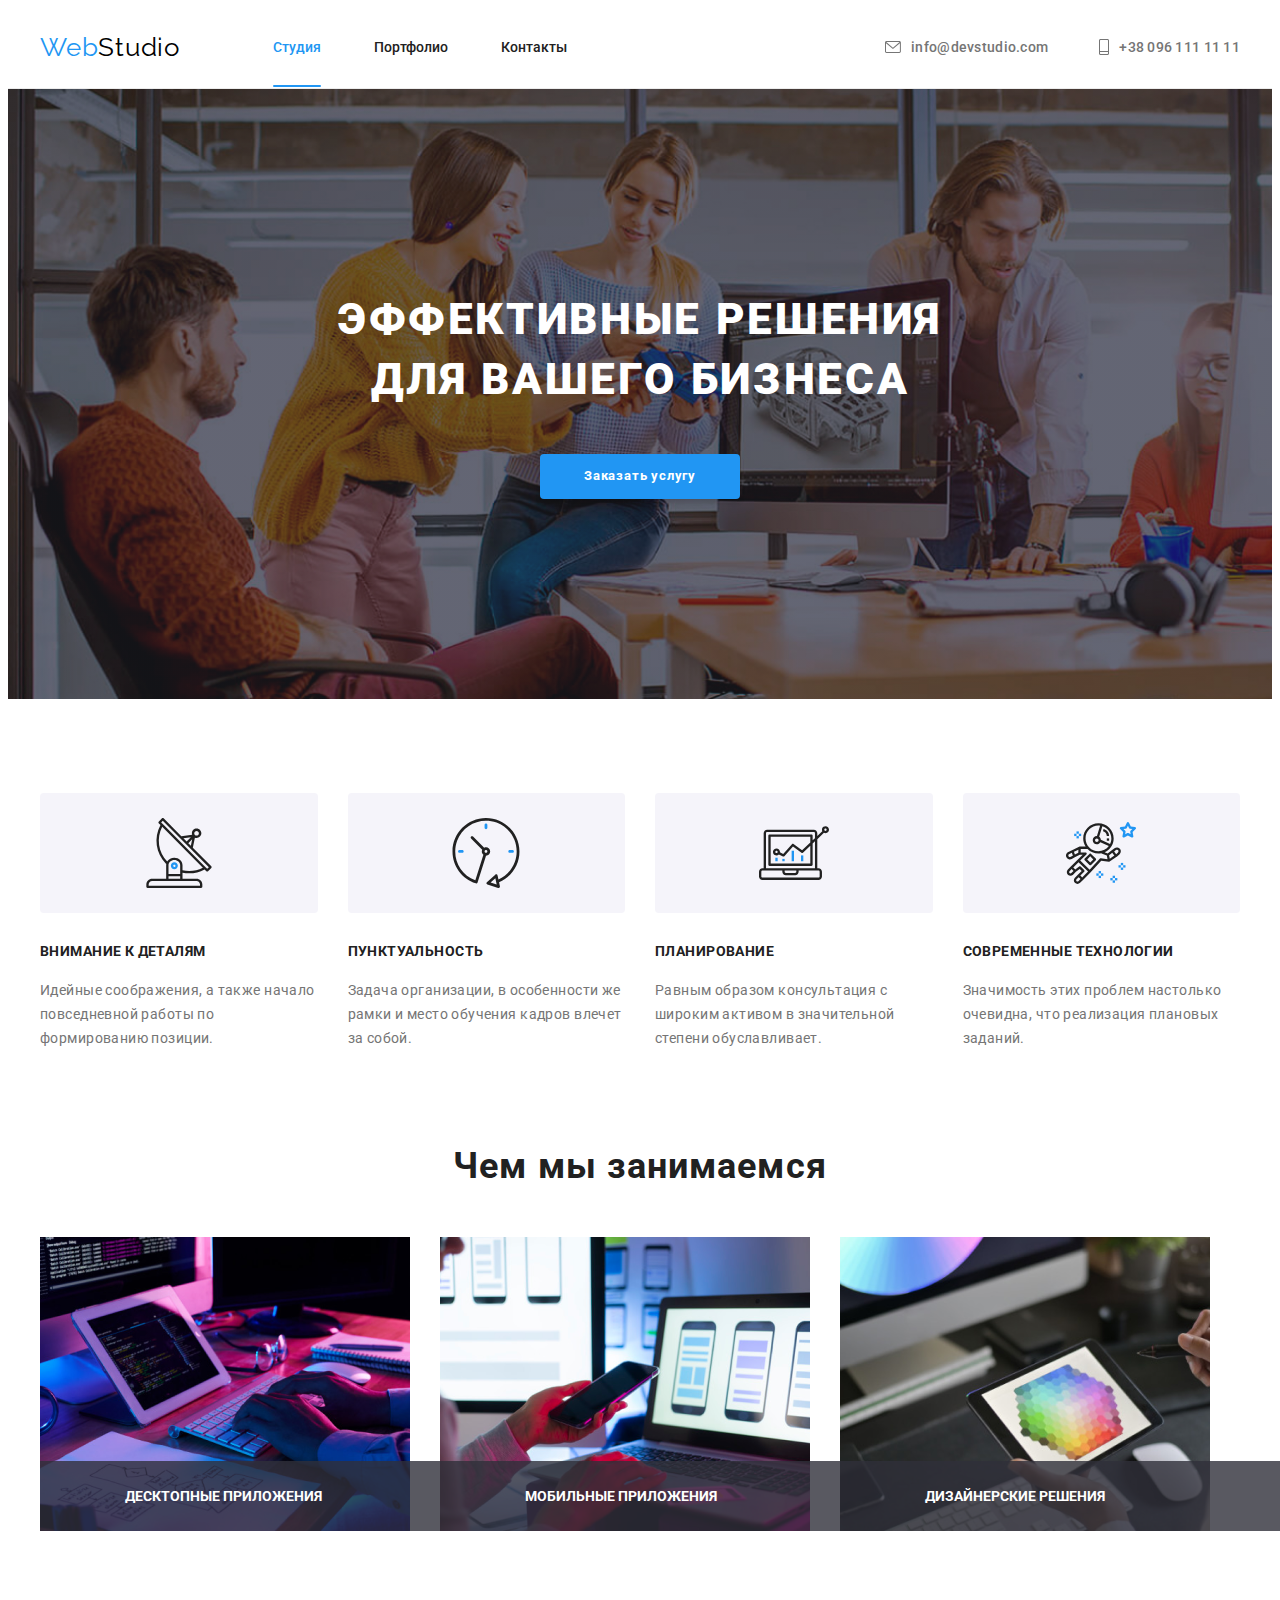
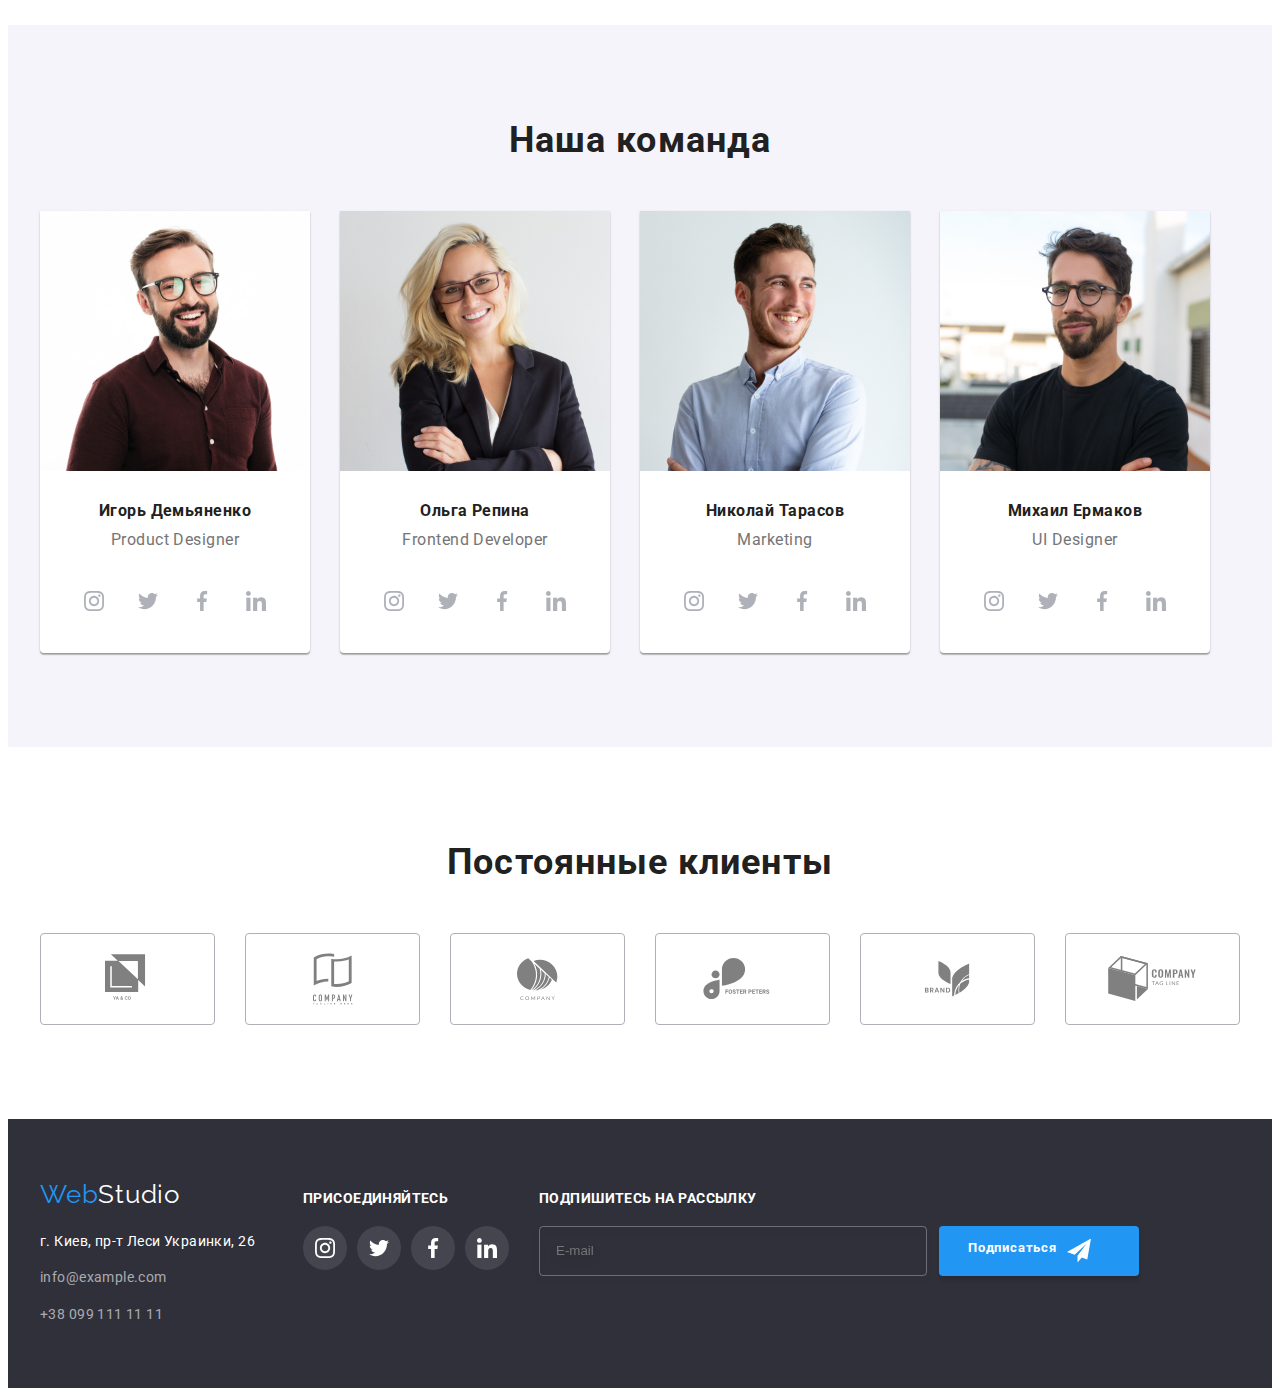
<file: index.html>
<!DOCTYPE html>
<html lang="ru">
  <head>
    <meta charset="UTF-8" />
    <meta name="viewport" content="width=device-width, initial-scale=1.0" />
    <title>Студия</title>
    <link rel="preconnect" href="https://fonts.gstatic.com" />
    <link
      href="https://fonts.googleapis.com/css2?family=Oleo+Script&family=Raleway:wght@700&family=Roboto:wght@400;500;700;900&display=swap"
      rel="stylesheet"
    />
    <link
      rel="stylesheet"
      href="https://cdnjs.cloudflare.com/ajax/libs/modern-normalize/1.0.0/modern-normalize.min.css"
      integrity="sha512-ISS7cAi1PEhQ8jnbJpJZMd29NlhNj4AWYyLOSp2CE/CsHxTCu+r+t0D2yoJudVrd0/8fTVPUVDzY5Tvli75u/g=="
      crossorigin="anonymous"
    />
    <link rel="stylesheet" href="./css/styles.css" />
  </head>

  <body>
    <!-- Шапка сайта -->

    <header class="header">
      <div class="container">
        <nav class="navigation">
          <a class="logotype-link link" href="./index.html">Web<span class="logotype-accent">Studio</span> </a>
          <!-- <a class="logotype-link link" href="./">
            <svg class="logotype-svg" width="145" height="31">
              <use href="./images/icons/sprite.svg#icon-WebStudio"></use>
            </svg>
          </a> -->

          <ul class="navigation-list list">
            <li class="navigation-list-item">
              <a href="./index.html" class="navigation-list-link currentLink link">Студия</a>
            </li>
            <li class="navigation-list-item">
              <a href="./portfolio.html" class="navigation-list-link link">Портфолио</a>
            </li>
            <li class="navigation-list-item"><a href="#footer" class="navigation-list-link link">Контакты</a></li>
          </ul>
        </nav>

        <ul class="contacts-list list">
          <li class="contacts-list-item">
            <a class="link" href="mailto:info@devstudio.com">
              <svg class="contacts-list-icon" width="16" height="12">
                <use class="link" href="./images/icons/sprite.svg#icon-mail"></use>
              </svg>
              info@devstudio.com
            </a>
          </li>

          <li class="contacts-list-item">
            <a class="link" href="tel:+380961111111">
              <svg class="contacts-list-icon" width="10" height="16">
                <use class="link" href="./images/icons/sprite.svg#icon-tel"></use>
              </svg>
              +38 096 111 11 11</a
            >
          </li>
        </ul>
      </div>
    </header>

    <main>
      <!-- Hero -->

      <section class="hero">
        <div class="container">
          <div class="hero-main-page">
            <h1 class="hero-title">Эффективные решения для вашего бизнеса</h1>
            <button class="hero-button-background" data-modal-open type="button">Заказать услугу</button>
          </div>
        </div>
      </section>

      <!-- Advantages -->

      <section class="advantages">
        <div class="container">
          <h2 class="section-title visually-hidden">Преимущества</h2>
          <ul class="advantages-list list">
            <li class="advantages-list-item">
              <h3 class="advantages-list-name">Внимание к деталям</h3>
              <p class="advantages-item-description">
                Идейные соображения, а также начало повседневной работы по формированию позиции.
              </p>
            </li>

            <li class="advantages-list-item">
              <h3 class="advantages-list-name">Пунктуальность</h3>
              <p class="advantages-item-description">
                Задача организации, в особенности же рамки и место обучения кадров влечет за собой.
              </p>
            </li>

            <li class="advantages-list-item">
              <h3 class="advantages-list-name">Планирование</h3>
              <p class="advantages-item-description">
                Равным образом консультация с широким активом в значительной степени обуславливает.
              </p>
            </li>

            <li class="advantages-list-item">
              <h3 class="advantages-list-name">Современные технологии</h3>
              <p class="advantages-item-description">
                Значимость этих проблем настолько очевидна, что реализация плановых заданий.
              </p>
            </li>
          </ul>
        </div>
      </section>

      <!-- Чем мы занимаемся -->

      <section class="what-are-we-doing section-padding">
        <div class="container">
          <h2 class="section-title">Чем мы занимаемся</h2>
          <ul class="what-are-we-doing-list list">
            <li class="what-are-we-doing-item">
              <img src="./images/img(0).png" alt="" width="370" height="294" />
              <p class="what-we-are-doing-description">Десктопные приложения</p>
            </li>

            <li class="what-are-we-doing-item">
              <img src="./images/img(1).png" alt="" width="370" height="294" />
              <p class="what-we-are-doing-description">Мобильные приложения</p>
            </li>

            <li class="what-are-we-doing-item">
              <img src="./images/img(2).png" alt="" width="370" height="294" />
              <p class="what-we-are-doing-description">Дизайнерские решения</p>
            </li>
          </ul>
        </div>
      </section>

      <!-- Наша команда -->

      <section class="our-team section-padding">
        <div class="container">
          <h2 class="section-title">Наша команда</h2>
          <ul class="our-team-list list">
            <li class="our-team-list-item">
              <img class="our-team-list-img" src="./images/img(3).jpg" alt="" width="270" height="260" />
              <div class="our-team-content-wrapper">
                <h3 class="our-team-list-name">Игорь Демьяненко</h3>
                <p class="our-team-list-description">Product Designer</p>
                <ul class="social-list list">
                  <li class="social-list-item">
                    <a href="" class="social-list-link link">
                      <svg class="social-list-icon">
                        <use href="./images/icons/sprite.svg#icon-instagram"></use>
                      </svg>
                    </a>
                  </li>
                  <li class="social-list-item">
                    <a href="" class="social-list-link link">
                      <svg class="social-list-icon">
                        <use href="./images/icons/sprite.svg#icon-twitter"></use>
                      </svg>
                    </a>
                  </li>
                  <li class="social-list-item">
                    <a href="" class="social-list-link link">
                      <svg class="social-list-icon">
                        <use href="./images/icons/sprite.svg#icon-facebook"></use>
                      </svg>
                    </a>
                  </li>
                  <li class="social-list-item">
                    <a href="" class="social-list-link link">
                      <svg class="social-list-icon">
                        <use href="./images/icons/sprite.svg#icon-linkedin"></use>
                      </svg>
                    </a>
                  </li>
                </ul>
              </div>
            </li>

            <li class="our-team-list-item">
              <img class="our-team-list-img" src="./images/img(4).jpg" alt="" width="270" height="260" />
              <div class="our-team-content-wrapper">
                <h3 class="our-team-list-name">Ольга Репина</h3>
                <p class="our-team-list-description">Frontend Developer</p>
                <ul class="social-list list">
                  <li class="social-list-item">
                    <a href="" class="social-list-link link">
                      <svg class="social-list-icon">
                        <use href="./images/icons/sprite.svg#icon-instagram"></use>
                      </svg>
                    </a>
                  </li>
                  <li class="social-list-item">
                    <a href="" class="social-list-link link">
                      <svg class="social-list-icon">
                        <use href="./images/icons/sprite.svg#icon-twitter"></use>
                      </svg>
                    </a>
                  </li>
                  <li class="social-list-item">
                    <a href="" class="social-list-link link">
                      <svg class="social-list-icon">
                        <use href="./images/icons/sprite.svg#icon-facebook"></use>
                      </svg>
                    </a>
                  </li>
                  <li class="social-list-item">
                    <a href="" class="social-list-link link">
                      <svg class="social-list-icon">
                        <use href="./images/icons/sprite.svg#icon-linkedin"></use>
                      </svg>
                    </a>
                  </li>
                </ul>
              </div>
            </li>

            <li class="our-team-list-item">
              <img class="our-team-list-img" src="./images/img(5).jpg" alt="" width="270" height="260" />
              <div class="our-team-content-wrapper">
                <h3 class="our-team-list-name">Николай Тарасов</h3>
                <p class="our-team-list-description">Marketing</p>
                <ul class="social-list list">
                  <li class="social-list-item">
                    <a href="" class="social-list-link link">
                      <svg class="social-list-icon">
                        <use href="./images/icons/sprite.svg#icon-instagram"></use>
                      </svg>
                    </a>
                  </li>
                  <li class="social-list-item">
                    <a href="" class="social-list-link link">
                      <svg class="social-list-icon">
                        <use href="./images/icons/sprite.svg#icon-twitter"></use>
                      </svg>
                    </a>
                  </li>
                  <li class="social-list-item">
                    <a href="" class="social-list-link link">
                      <svg class="social-list-icon">
                        <use href="./images/icons/sprite.svg#icon-facebook"></use>
                      </svg>
                    </a>
                  </li>
                  <li class="social-list-item">
                    <a href="" class="social-list-link link">
                      <svg class="social-list-icon">
                        <use href="./images/icons/sprite.svg#icon-linkedin"></use>
                      </svg>
                    </a>
                  </li>
                </ul>
              </div>
            </li>

            <li class="our-team-list-item">
              <img class="our-team-list-img" src="./images/img(6).jpg" alt="" width="270" height="260" />
              <div class="our-team-content-wrapper">
                <h3 class="our-team-list-name">Михаил Ермаков</h3>
                <p class="our-team-list-description">UI Designer</p>
                <ul class="social-list list">
                  <li class="social-list-item">
                    <a href="" class="social-list-link link">
                      <svg class="social-list-icon">
                        <use href="./images/icons/sprite.svg#icon-instagram"></use>
                      </svg>
                    </a>
                  </li>
                  <li class="social-list-item">
                    <a href="" class="social-list-link link">
                      <svg class="social-list-icon">
                        <use href="./images/icons/sprite.svg#icon-twitter"></use>
                      </svg>
                    </a>
                  </li>
                  <li class="social-list-item">
                    <a href="" class="social-list-link link">
                      <svg class="social-list-icon">
                        <use href="./images/icons/sprite.svg#icon-facebook"></use>
                      </svg>
                    </a>
                  </li>
                  <li class="social-list-item">
                    <a href="" class="social-list-link link">
                      <svg class="social-list-icon">
                        <use href="./images/icons/sprite.svg#icon-linkedin"></use>
                      </svg>
                    </a>
                  </li>
                </ul>
              </div>
            </li>
          </ul>
        </div>
      </section>

      <!-- Постоянные клиенты -->

      <section class="section-padding">
        <div class="container">
          <h2 class="section-title">Постоянные клиенты</h2>
          <ul class="regular-customers-list list">
            <li class="regular-customers-item">
              <a href="" class="regular-customers-list-link link">
                <svg class="regular-customers-icon" width="44.27" height="49.23">
                  <use href="./images/icons/sprite.svg#icon-logo-1"></use>
                </svg>
              </a>
            </li>
            <li class="regular-customers-item">
              <a href="" class="regular-customers-list-link link">
                <svg class="regular-customers-icon" width="40" height="52">
                  <use href="./images/icons/sprite.svg#icon-logo-2"></use>
                </svg>
              </a>
            </li>
            <li class="regular-customers-item">
              <a href="" class="regular-customers-list-link link">
                <svg class="regular-customers-icon" width="41" height="42.6">
                  <use href="./images/icons/sprite.svg#icon-logo-3"></use>
                </svg>
              </a>
            </li>
            <li class="regular-customers-item">
              <a href="" class="regular-customers-list-link link">
                <svg class="regular-customers-icon" width="79.66" height="42.02">
                  <use href="./images/icons/sprite.svg#icon-logo-4"></use>
                </svg>
              </a>
            </li>
            <li class="regular-customers-item">
              <a href="" class="regular-customers-list-link link">
                <svg class="regular-customers-icon" width="44.27" height="49.23">
                  <use href="./images/icons/sprite.svg#icon-logo-5"></use>
                </svg>
              </a>
            </li>
            <li class="regular-customers-item">
              <a href="" class="regular-customers-list-link link">
                <svg class="regular-customers-icon" width="88.48" height="45.44">
                  <use href="./images/icons/sprite.svg#icon-logo-6"></use>
                </svg>
              </a>
            </li>
          </ul>
        </div>
      </section>
    </main>

    <!-- Футер -->

    <footer class="footer" id="footer">
      <div class="container">
        <section class="footer-address-container">
          <a class="logotype-link link" href="./index.html">Web<span class="logo-footer-accent">Studio</span> </a>
          <address class="footer-address-list">
            <ul class="footer-address-list list">
              <li class="footer-address-item">
                <a class="footer-address link" href="https://goo.gl/maps/FvVBDCfvgTaoDqRA9" target="_blank"
                  >г. Киев, пр-т Леси Украинки, 26</a
                >
              </li>
              <li class="footer-address-item">
                <a class="footer-contacts" href="mailto:info@example.com">info@example.com</a>
                <br />
              </li>
              <li class="footer-address-item">
                <a class="footer-contacts" href="tel:+380991111111">+38 099 111 11 11</a>
              </li>
            </ul>
          </address>
        </section>

        <section class="social-list-footer">
          <h2 class="social-list-footer-title">Присоединяйтесь</h2>
          <ul class="social-list list">
            <li class="social-list-item">
              <a href="" class="social-list-link link">
                <svg class="social-list-icon-footer">
                  <use href="./images/icons/sprite.svg#icon-instagram"></use>
                </svg>
              </a>
            </li>
            <li class="social-list-item">
              <a href="" class="social-list-link link">
                <svg class="social-list-icon-footer">
                  <use href="./images/icons/sprite.svg#icon-twitter"></use>
                </svg>
              </a>
            </li>
            <li class="social-list-item">
              <a href="" class="social-list-link link">
                <svg class="social-list-icon-footer">
                  <use href="./images/icons/sprite.svg#icon-facebook"></use>
                </svg>
              </a>
            </li>
            <li class="social-list-item">
              <a href="" class="social-list-link link">
                <svg class="social-list-icon-footer">
                  <use href="./images/icons/sprite.svg#icon-linkedin"></use>
                </svg>
              </a>
            </li>
          </ul>
        </section>

        <section class="subscribition-form-section">
          <h2 class="social-list-footer-title">Подпишитесь на рассылку</h2>
          <form action="#" class="subscribition-form">
            <input
              type="email"
              name="user-email"
              class="subscribition-form-input"
              autocomplete="off"
              placeholder="E-mail"
              required
            />
            <button class="subscribition-button" data-modal-open type="submit">
              Подписаться
              <svg class="subscribition-form-icon" width="24" height="24">
                <use href="./images/icons/sprite2.svg#icon-send"></use>
              </svg>
            </button>
          </form>
        </section>
      </div>
    </footer>

    <div class="backdrop is-hidden" data-modal>
      <div class="modal">
        <button type="submit" class="close-btn" data-modal-close>
          <svg class="modal-form-close-icon" width="11" height="11">
            <use class="link" href="./images/icons/sprite2.svg#icon-close"></use>
          </svg>
        </button>
        <form action="#" class="modal-form">
          <b class="modal-form-title">Оставьте свои данные, мы вам перезвоним</b>
          <label class="modal-form-field">
            Имя
            <span class="modal-form-input-wrapper">
              <input type="text" name="user-name" class="modal-form-input" required />
              <svg class="modal-form-icon" width="12" height="12">
                <use class="link" href="./images/icons/sprite2.svg#icon-name"></use>
              </svg>
            </span>
          </label>
          <label class="modal-form-field">
            Телефон
            <span class="modal-form-input-wrapper">
              <input type="tel" name="user-tel" class="modal-form-input" required />
              <svg class="modal-form-icon" width="13" height="13">
                <use class="link" href="./images/icons/sprite2.svg#icon-tel2"></use>
              </svg>
            </span>
          </label>
          <label class="modal-form-field">
            Почта
            <span class="modal-form-input-wrapper">
              <input type="email" name="user-email" class="modal-form-input" required />
              <svg class="modal-form-icon" width="15" height="12">
                <use class="link" href="./images/icons/sprite2.svg#icon-mail2"></use>
              </svg>
            </span>
          </label>
          <label class="modal-form-field">
            Комментарий
            <textarea name="user-message" class="modal-form-message" placeholder="Введите текст"></textarea>
          </label>
          <input id="policy" type="checkbox" value="policy-accept " class="modal-form-policy-check visually-hidden" />
          <label for="policy" class="modal-form-policy-label"
            >Соглашаюсь с рассылкой и принимаю <a href="#">Условия договора</a></label
          >
          <button type="submit" class="modal-form-btn">Отправить</button>
        </form>
      </div>
    </div>

    <script src="./js/modal.js"></script>
  </body>
</html>
</file>
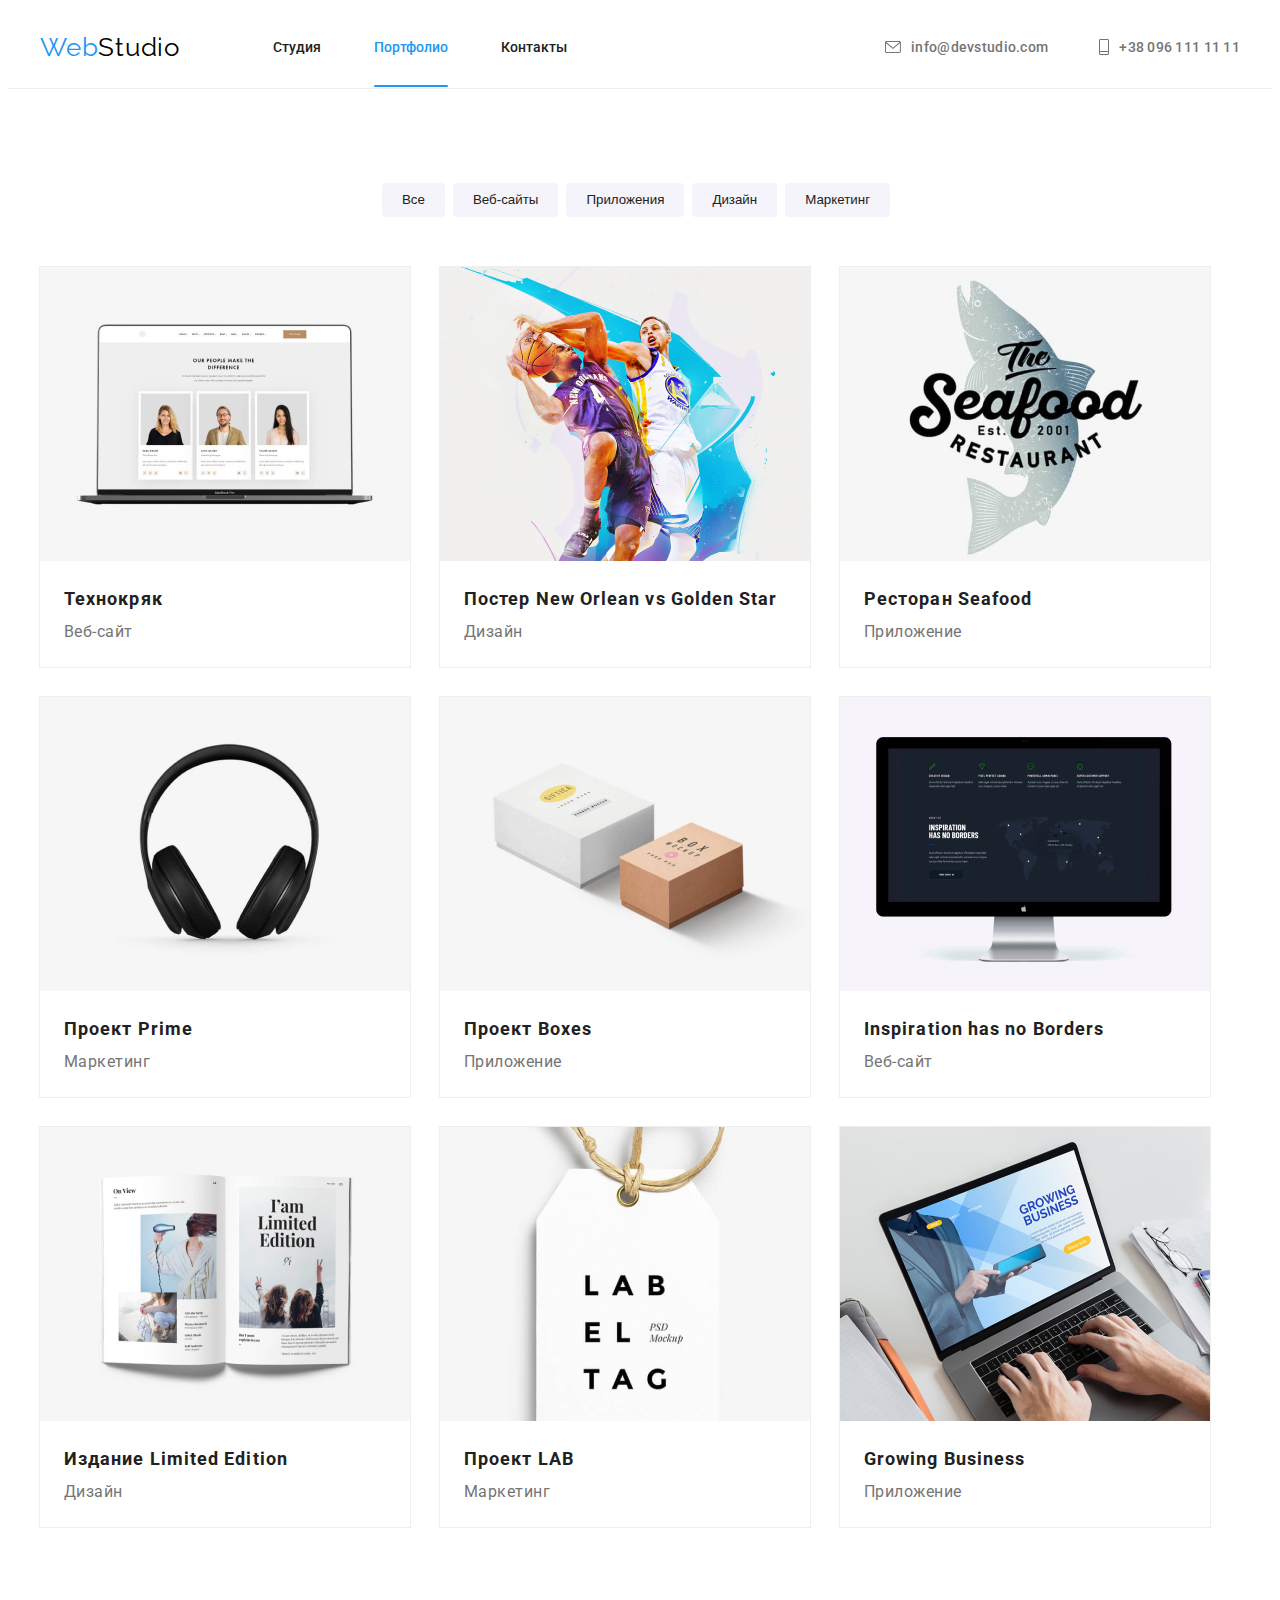
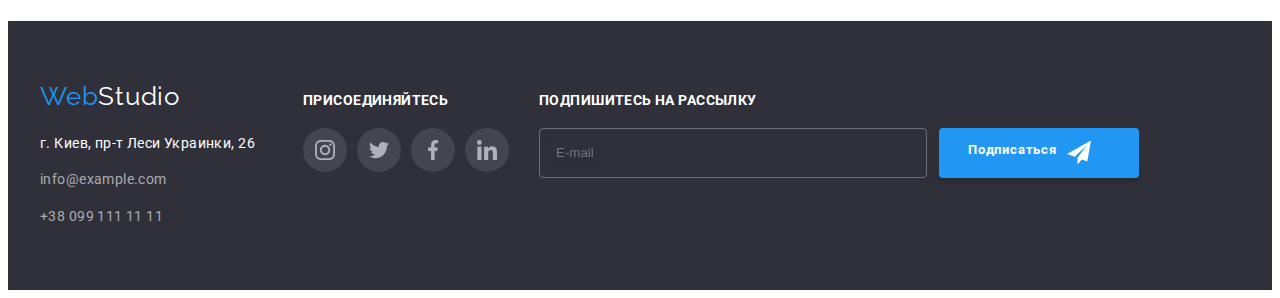
<file: portfolio.html>
<!DOCTYPE html>
<html lang="ru">
  <head>
    <meta charset="UTF-8" />
    <meta name="viewport" content="width=device-width, initial-scale=1.0" />
    <title>Document</title>
    <link rel="preconnect" href="https://fonts.gstatic.com" />
    <link rel="preconnect" href="https://fonts.gstatic.com" />
    <link
      href="https://fonts.googleapis.com/css2?family=Oleo+Script&family=Raleway:wght@700&family=Roboto:wght@400;500;700;900&display=swap"
      rel="stylesheet"
    />
    <link href="https://cdnjs.com/libraries/modern-normalize/1.0.0" />
    <link
      rel="stylesheet"
      href="https://cdnjs.cloudflare.com/ajax/libs/modern-normalize/1.0.0/modern-normalize.min.css"
      integrity="sha512-ISS7cAi1PEhQ8jnbJpJZMd29NlhNj4AWYyLOSp2CE/CsHxTCu+r+t0D2yoJudVrd0/8fTVPUVDzY5Tvli75u/g=="
      crossorigin="anonymous"
    />
    <link rel="stylesheet" href="./css/styles.css" />
  </head>

  <body>
    <!-- Шапка сайта -->

    <header class="header">
      <div class="container">
        <nav class="navigation">
          <a class="logotype-link link" href="./index.html">Web<span class="logotype-accent">Studio</span> </a>
          <!-- <a class="logotype-link link" href="./">
            <svg class="logotype-svg" width="145" height="31">
              <use href="./images/icons/sprite.svg#icon-WebStudio"></use>
            </svg>
          </a> -->

          <ul class="navigation-list list">
            <li class="navigation-list-item"><a href="./index.html" class="navigation-list-link link">Студия</a></li>
            <li class="navigation-list-item">
              <a href="./portfolio.html" class="navigation-list-link currentLink link">Портфолио</a>
            </li>
            <li class="navigation-list-item"><a href="#footer" class="navigation-list-link link">Контакты</a></li>
          </ul>
        </nav>

        <ul class="contacts-list list">
          <li class="contacts-list-item">
            <a class="link" href="mailto:info@devstudio.com">
              <svg class="contacts-list-icon" width="16" height="12">
                <use class="link" href="./images/icons/sprite.svg#icon-mail"></use>
              </svg>
              info@devstudio.com
            </a>
          </li>

          <li class="contacts-list-item">
            <a class="link" href="tel:+380961111111">
              <svg class="contacts-list-icon" width="10" height="16">
                <use class="link" href="./images/icons/sprite.svg#icon-tel"></use>
              </svg>
              +38 096 111 11 11</a
            >
          </li>
        </ul>
      </div>
    </header>

    <main>
      <!-- Герой -->

      <section class="section-padding">
        <div class="container">
          <ul class="hero-button-portfolio list">
            <li><button class="link">Все</button></li>
            <li><button class="link">Веб-сайты</button></li>
            <li><button class="link">Приложения</button></li>
            <li><button class="link">Дизайн</button></li>
            <li><button class="link">Маркетинг</button></li>
          </ul>

          <!-- Портфолио -->

          <ul class="portfolio-list list">
            <li class="portfolio-list-item">
              <a class="portfolio-item-link link" href="">
                <div class="portfolio-item-wrap">
                  <img class="portfolio-list-img" src="./images/img(7).jpg" alt="" width="370" height="294" />
                  <div class="portfolio-list-content">
                    <p>
                      Технокряк это современная площадка распространения коронавируса. Компании используют эту платформу
                      для цифрового шпионажа и атак на защищённые сервера конкурентов.
                    </p>
                  </div>
                </div>
                <div class="portfolio-list-container">
                  <h3 class="portfolio-list-name">Технокряк</h3>
                  <p class="portfolio-item-description">Веб-сайт</p>
                </div>
              </a>
            </li>

            <li class="portfolio-list-item">
              <a class="portfolio-item-link link" href="">
                <div class="portfolio-item-wrap">
                  <img class="portfolio-list-img" src="./images/img(8).jpg" alt="" width="370" height="294" />
                  <div class="portfolio-list-content">
                    <p>
                      Технокряк это современная площадка распространения коронавируса. Компании используют эту платформу
                      для цифрового шпионажа и атак на защищённые сервера конкурентов.
                    </p>
                  </div>
                </div>
                <div class="portfolio-list-container">
                  <h3 class="portfolio-list-name">Постер New Orlean vs Golden Star</h3>
                  <p class="portfolio-item-description">Дизайн</p>
                </div>
              </a>
            </li>

            <li class="portfolio-list-item">
              <a class="portfolio-item-link link" href="">
                <div class="portfolio-item-wrap">
                  <img class="portfolio-list-img" src="./images/img(9).jpg" alt="" width="370" height="294" />
                  <div class="portfolio-list-content">
                    <p>
                      Технокряк это современная площадка распространения коронавируса. Компании используют эту платформу
                      для цифрового шпионажа и атак на защищённые сервера конкурентов.
                    </p>
                  </div>
                </div>
                <div class="portfolio-list-container">
                  <h3 class="portfolio-list-name">Ресторан Seafood</h3>
                  <p class="portfolio-item-description">Приложение</p>
                </div>
              </a>
            </li>

            <li class="portfolio-list-item">
              <a class="portfolio-item-link link" href="">
                <div class="portfolio-item-wrap">
                  <img class="portfolio-list-img" src="./images/img(10).jpg" alt="" width="370" height="294" />
                  <div class="portfolio-list-content">
                    <p>
                      Технокряк это современная площадка распространения коронавируса. Компании используют эту платформу
                      для цифрового шпионажа и атак на защищённые сервера конкурентов.
                    </p>
                  </div>
                </div>
                <div class="portfolio-list-container">
                  <h3 class="portfolio-list-name">Проект Prime</h3>
                  <p class="portfolio-item-description">Маркетинг</p>
                </div>
              </a>
            </li>

            <li class="portfolio-list-item">
              <a class="portfolio-item-link link" href="">
                <div class="portfolio-item-wrap">
                  <img class="portfolio-list-img" src="./images/img(11).jpg" alt="" width="370" height="294" />
                  <div class="portfolio-list-content">
                    <p>
                      Технокряк это современная площадка распространения коронавируса. Компании используют эту платформу
                      для цифрового шпионажа и атак на защищённые сервера конкурентов.
                    </p>
                  </div>
                </div>
                <div class="portfolio-list-container">
                  <h3 class="portfolio-list-name">Проект Boxes</h3>
                  <p class="portfolio-item-description">Приложение</p>
                </div>
              </a>
            </li>

            <li class="portfolio-list-item">
              <a class="portfolio-item-link link" href="">
                <div class="portfolio-item-wrap">
                  <img class="portfolio-list-img" src="./images/img(12).jpg" alt="" width="370" height="294" />
                  <div class="portfolio-list-content">
                    <p>
                      Технокряк это современная площадка распространения коронавируса. Компании используют эту платформу
                      для цифрового шпионажа и атак на защищённые сервера конкурентов.
                    </p>
                  </div>
                </div>
                <div class="portfolio-list-container">
                  <h3 class="portfolio-list-name">Inspiration has no Borders</h3>
                  <p class="portfolio-item-description">Веб-сайт</p>
                </div>
              </a>
            </li>

            <li class="portfolio-list-item">
              <a class="portfolio-item-link link" href="">
                <div class="portfolio-item-wrap">
                  <img class="portfolio-list-img" src="./images/img(13).jpg" alt="" width="370" height="294" />
                  <div class="portfolio-list-content">
                    <p>
                      Технокряк это современная площадка распространения коронавируса. Компании используют эту платформу
                      для цифрового шпионажа и атак на защищённые сервера конкурентов.
                    </p>
                  </div>
                </div>
                <div class="portfolio-list-container">
                  <h3 class="portfolio-list-name">Издание Limited Edition</h3>
                  <p class="portfolio-item-description">Дизайн</p>
                </div>
              </a>
            </li>

            <li class="portfolio-list-item">
              <a class="portfolio-item-link link" href="">
                <div class="portfolio-item-wrap">
                  <img class="portfolio-list-img" src="./images/img(14).jpg" alt="" width="370" height="294" />
                  <div class="portfolio-list-content">
                    <p>
                      Технокряк это современная площадка распространения коронавируса. Компании используют эту платформу
                      для цифрового шпионажа и атак на защищённые сервера конкурентов.
                    </p>
                  </div>
                </div>
                <div class="portfolio-list-container">
                  <h3 class="portfolio-list-name">Проект LAB</h3>
                  <p class="portfolio-item-description">Маркетинг</p>
                </div>
              </a>
            </li>

            <li class="portfolio-list-item">
              <a class="portfolio-item-link link" href="">
                <div class="portfolio-item-wrap">
                  <img class="portfolio-list-img" src="./images/img(15).jpg" alt="" width="370" height="294" />
                  <div class="portfolio-list-content">
                    <p>
                      Технокряк это современная площадка распространения коронавируса. Компании используют эту платформу
                      для цифрового шпионажа и атак на защищённые сервера конкурентов.
                    </p>
                  </div>
                </div>
                <div class="portfolio-list-container">
                  <h3 class="portfolio-list-name">Growing Business</h3>
                  <p class="portfolio-item-description">Приложение</p>
                </div>
              </a>
            </li>
          </ul>
        </div>
      </section>
    </main>

    <!-- Футер -->

    <footer class="footer" id="footer">
      <div class="container">
        <section class="footer-address-container">
          <a class="logotype-link link" href="./index.html">Web<span class="logo-footer-accent">Studio</span> </a>
          <address class="footer-address-list">
            <ul class="footer-address-list list">
              <li class="footer-address-item">
                <a class="footer-address link" href="https://goo.gl/maps/FvVBDCfvgTaoDqRA9" target="_blank"
                  >г. Киев, пр-т Леси Украинки, 26</a
                >
              </li>
              <li class="footer-address-item">
                <a class="footer-contacts" href="mailto:info@example.com">info@example.com</a>
                <br />
              </li>
              <li class="footer-address-item">
                <a class="footer-contacts" href="tel:+380991111111">+38 099 111 11 11</a>
              </li>
            </ul>
          </address>
        </section>

        <section class="social-list-footer">
          <h2 class="social-list-footer-title">Присоединяйтесь</h2>
          <ul class="social-list list">
            <li class="social-list-item">
              <a href="" class="social-list-link link">
                <svg class="social-list-icon">
                  <use href="./images/icons/sprite.svg#icon-instagram"></use>
                </svg>
              </a>
            </li>
            <li class="social-list-item">
              <a href="" class="social-list-link link">
                <svg class="social-list-icon">
                  <use href="./images/icons/sprite.svg#icon-twitter"></use>
                </svg>
              </a>
            </li>
            <li class="social-list-item">
              <a href="" class="social-list-link link">
                <svg class="social-list-icon">
                  <use href="./images/icons/sprite.svg#icon-facebook"></use>
                </svg>
              </a>
            </li>
            <li class="social-list-item">
              <a href="" class="social-list-link link">
                <svg class="social-list-icon">
                  <use href="./images/icons/sprite.svg#icon-linkedin"></use>
                </svg>
              </a>
            </li>
          </ul>
        </section>

        <section class="subscribition-form-section">
          <h2 class="social-list-footer-title">Подпишитесь на рассылку</h2>
          <form action="#" class="subscribition-form">
            <input
              type="email"
              name="user-email"
              class="subscribition-form-input"
              autocomplete="off"
              placeholder="E-mail"
              required
            />
            <button class="subscribition-button" data-modal-open type="submit">
              Подписаться
              <svg class="subscribition-form-icon" width="24" height="24">
                <use href="./images/icons/sprite2.svg#icon-send"></use>
              </svg>
            </button>
          </form>
        </section>
      </div>
    </footer>
  </body>
</html>
</file>
<file: css/styles.css>
html {
  box-sizing: border-box;
}

/* *,
* ::before,
* ::after {
  text-decoration: none;
  list-style: none;
  box-sizing: inherit;
} */

/* *,
* :hover,
* :focus {
  transition: all 250ms;
  --timing-function: cubic-bezier(0.4, 0, 0.2, 1);
} */

:root {
  --title-font: 'Roboto', sans-serif;
  --text-font: 'Roboto', sans-serif;
  --accent-color: rgb(33, 150, 243);
  --timing-function: cubic-bezier(0.4, 0, 0.2, 1);
}

body {
  font-family: var(--text-font);
  color: #212121;
}

h1,
h2,
h3,
h4,
h5,
h6,
p {
  margin: 0;
}

ul,
ol {
  padding: 0;
  margin: 0;
}

img {
  display: block;
}

.link {
  text-decoration: none;
  color: inherit;
}

.list {
  list-style: none;
}

.logotype-svg {
  width: 145px;
  height: 31px;
  margin-right: 93px;
}

.address {
  font-style: normal;
}

.container {
  width: 1200px;
  padding: 0 15px;
  margin: 0 auto;
}

.section-padding {
  padding-top: 94px;
  padding-bottom: 94px;
}

.visually-hidden {
  position: absolute !important;
  clip: rect(1px 1px 1px 1px); /* IE6, IE7 */
  clip: rect(1px, 1px, 1px, 1px);
  padding: 0 !important;
  border: 0 !important;
  height: 1px !important;
  width: 1px !important;
  overflow: hidden;
}

/* ===================== COMPONENTS ===================== */

.img {
  display: block;
  max-width: 100%;
  height: auto;
}

.section-title {
  font-size: 36px;
  line-height: 1.167;
  text-align: center;
  letter-spacing: 0.03em;
  padding-bottom: 50px;
}

.backdrop {
  position: fixed;
  top: 0;
  left: 0;
  width: 100%;
  height: 100%;
  background-color: rgba(0, 0, 0, 0.2);
  opacity: 1;
  visibility: visible;
  pointer-events: auto;
  transition: all 500ms linear;
}

.is-hidden {
  opacity: 0;
  visibility: hidden;
  pointer-events: none;
}

/* .backdrop.is-hidden {
  opacity: 0;
  visibility: hidden;
  pointer-events: none;
  transition: all 500ms linear 500ms;
}
.backdrop.is-hidden .modal {
  transform: translate(-50%, -50%) scale(0);
  transition: all 500ms linear 0ms;
} */

.modal {
  position: absolute;
  top: 50%;
  left: 50%;
  transform: translate(-50%, -50%) scale(1);
  width: 528px;
  height: 581px;
  background-color: #fff;
  transition: all 500ms linear 500ms;
}

.modal-form-close-icon {
  fill: black;
}

.close-btn {
  position: absolute;
  top: 8px;
  right: 8px;
  width: 30px;
  height: 30px;
  background-color: #fff;
  border: 1px solid rgba(0, 0, 0, 0.1);
  border-radius: 50%;
  cursor: pointer;
}

.close-btn:hover .modal-form-close-icon,
.close-btn:focus .modal-form-close-icon {
  fill: var(--accent-color);
  outline: none;
  /* border-color: var(--accent-color); */
  transition: all 250ms;
  --timing-function: cubic-bezier(0.4, 0, 0.2, 1);
}

.modal-form-close-icon:hover,
.modal-form-close-icon:focus {
  outline: none;
  border-color: var(--accent-color);
  transition: all 250ms;
  --timing-function: cubic-bezier(0.4, 0, 0.2, 1);
}

.modal-form {
  /* display: flex;
  flex-direction: column; */
  padding: 40px;
}

.modal-form-field {
  font-size: 12px;
  line-height: 1.167;
  letter-spacing: 0.01em;
  color: #757575;
  cursor: pointer;
}

.modal-form-field:not(:last-child) {
  margin-bottom: 10px;
}

.modal-form-title {
  font-weight: bold;
  font-size: 20px;
  text-align: center;
  letter-spacing: 0.03em;
  padding-bottom: 12px;
  display: inline-block;
}

.modal-form-input-wrapper {
  position: relative;
  display: block;
  margin-top: 4px;
  margin-bottom: 8px;
}

.modal-form-input {
  display: block;
  width: 100%;
  height: 40px;
  font-size: 14px;
  line-height: 1.143;
  letter-spacing: 0.01em;
  border: 1px solid rgba(33, 33, 33, 0.2);
  border-radius: 4px;
  padding-left: 42px;
  transition: border-color 250ms linear;
  cursor: pointer;
}

.modal-form-input:focus,
.modal-form-message:focus {
  outline: none;
  border-color: var(--accent-color);
  transition: all 250ms;
  --timing-function: cubic-bezier(0.4, 0, 0.2, 1);
}

.modal-form-icon {
  position: absolute;
  left: 12px;
  top: 50%;
  transform: translateY(-50%);
  display: block;
  transition: background-color 250ms linear;
}

.modal-form-input:focus + .modal-form-icon {
  fill: var(--accent-color);
}

.modal-form-message {
  display: block;
  width: 100%;
  height: 120px;
  font-size: 12px;
  line-height: 1.167;
  letter-spacing: 0.01em;
  border: 1px solid rgba(33, 33, 33, 0.2);
  border-radius: 4px;
  margin-top: 4px;
  resize: none;
  padding: 12px 16px;
  transition: border-color 250ms linear;
}

.modal-form-message::placeholder {
  color: rgba(117, 117, 117, 0.5);
}

.modal-form-policy-label {
  font-size: 14px;
  line-height: 1.714;
  letter-spacing: 0.03em;
  color: #757575;
  margin-top: 30px;
  display: inline-block;
}

.modal-form-policy-label::before {
  display: inline-block;
  content: '';
  width: 16px;
  height: 15px;
  outline: 1px solid #212121;
  margin-right: 8px;
  vertical-align: middle;
  border-radius: 2px;
}

.modal-form-policy-check:checked + .modal-form-policy-label::before {
  outline: 0px solid var(--accent-color);
  background-color: var(--accent-color);
  background-image: url(../images/checked.svg);
  background-repeat: no-repeat;
  background-position: center;
  border-radius: 2px;
}

.modal-form-btn {
  min-width: 200px;
  margin: 30px auto 0;
  display: block;
  border: none;
  color: #ffffff;
  background: #2196f3;
  box-shadow: 0px 4px 4px rgba(0, 0, 0, 0.15);
  border-radius: 4px;
  cursor: pointer;
  padding: 10px 32px;
  font-weight: bold;
  line-height: 1.875;
  letter-spacing: 0.06em;
  font-family: inherit;
  transition: all 250ms linear;
}

.modal-form-btn:hover,
.modal-form-btn:focus {
  color: #ffffff;
  background-color: var(--accent-color);
  transition: all 250ms;
  --timing-function: cubic-bezier(0.4, 0, 0.2, 1);
}
/* ===================== END COMPONENTS ===================== */

/* ===================== HEADER ===================== */

.header {
  background: #ffffff;
  margin-left: auto;
  margin-right: auto;
  justify-content: space-between;
  padding-top: 24px;
  padding-bottom: 25px;
  border-bottom: 1px solid rgba(236, 236, 236, 1);
}

.header .container {
  display: flex;
  align-items: center;
  justify-content: space-between;
}

.logotype-link {
  font-family: Raleway;
  font-size: 26px;
  line-height: 1.192;
  letter-spacing: 0.03em;
  color: #2196f3;
  margin-right: 93px;
}

.logotype-accent {
  color: black;
}

.navigation {
  display: flex;
  align-items: center;
}

.navigation-list {
  font-size: 14px;
  font-weight: 500;
  line-height: 1.143;
  display: flex;
  position: relative;
}

.navigation-list-item {
  position: relative;
}

.navigation-list-item:not(:last-child) {
  margin-right: 53px;
}

.navigation-list-link {
  position: relative;
}

.currentLink::after {
  content: '';
  display: block;
  width: 100%;
  background-color: #2196f3;
  position: absolute;
  left: 0px;
  bottom: -32px;
  height: 2.75px;
  background: #2196f3;
  border-radius: 2px;
}

.navigation-list-item:hover::after,
.navigation-list-item:focus::after {
  display: block;
  transition: all 250ms;
  --timing-function: cubic-bezier(0.4, 0, 0.2, 1);
}

.currentLink {
  color: #2196f3;
}

.navigation .link:hover,
.navigation .link:focus {
  color: rgb(33, 150, 243);
  transition: all 250ms;
  --timing-function: cubic-bezier(0.4, 0, 0.2, 1);
}

.contacts-list {
  font-weight: 500;
  font-size: 14px;
  line-height: 1.143;
  letter-spacing: 0.02em;
  display: flex;
  color: rgba(117, 117, 117, 1);
}

.contacts-list-item .link {
  display: flex;
  align-items: center;
}

.contacts-list-item:not(:last-child) {
  margin-right: 51px;
  margin-left: auto;
}
.contacts-list .link:hover,
.contacts-list .link:focus {
  color: #2196f3;
  transition: all 250ms;
  --timing-function: cubic-bezier(0.4, 0, 0.2, 1);
}

.contacts-list-icon {
  fill: currentColor;
  margin-right: 10px;
}

/* ===================== END HEADER ===================== */

/* ===================== HERO ===================== */

.hero {
  background: #2f303a;
  padding-top: 200px;
  padding-bottom: 200px;
  background-image: linear-gradient(rgba(47, 48, 58, 0.4), rgba(47, 48, 58, 0.4)), url(../images/hero/Img.jpg);
  background-repeat: no-repeat;
  background-size: cover;
}

.hero-main-page {
  max-width: 696px;
  margin: 0 auto;
  text-align: center;
}

.hero-title {
  font-family: Roboto;
  font-style: normal;
  font-weight: 900;
  font-size: 44px;
  line-height: 1.364;
  text-align: center;
  letter-spacing: 0.06em;
  text-transform: uppercase;
  color: #ffffff;
  margin-bottom: 45px;
}

.hero-button-background {
  min-width: 200px;
  border: none;
  color: #ffffff;
  background: #2196f3;
  box-shadow: 0px 4px 4px rgba(0, 0, 0, 0.15);
  border-radius: 4px;
  cursor: pointer;
  padding: 10px 32px;
  font-weight: bold;
  line-height: 1.875;
  letter-spacing: 0.06em;
  font-family: inherit;
  transition: all 250ms linear;
}

/* ===================== END HERO ===================== */

/* =====================  ADVANTAGES ===================== */

.advantages {
  padding-top: 94px;
}

.advantages-list {
  display: flex;
  flex-wrap: wrap;
  margin-left: -30px;
  margin-top: -30px;
}

.advantages-list-item {
  margin-left: 30px;
  margin-top: 30px;
  flex-basis: calc(100% / 4 - 30px);
}

.advantages-list-item::before {
  content: '';
  display: block;
  width: 100%;
  height: 120px;
  background-image: url(../images/icons/for-sprite/Group.svg);
  background-repeat: no-repeat;
  background-position: center;
  background-color: #f5f4fa;
  margin-bottom: 30px;
  border-radius: 4px;
}

.advantages-list-item:nth-child(2):before {
  background-image: url(../images/icons/for-sprite/clock.svg);
}

.advantages-list-item:nth-child(3):before {
  background-image: url(../images/icons/for-sprite/diagram.svg);
}

.advantages-list-item:nth-child(4):before {
  background-image: url(../images/icons/for-sprite/astronaut.svg);
}

.advantages-list-name {
  font-size: 14px;
  letter-spacing: 0.03em;
  text-transform: uppercase;
  display: flex;
}

.advantages-list-name:not(:last-child) {
  margin-bottom: 20px;
}

.advantages-list:not(:last-child) {
  padding-right: 30px;
}

.advantages-item-description {
  font-size: 14px;
  line-height: 1.714;
  letter-spacing: 0.03em;
  color: #757575;
}

/* ===================== END ADVANTAGES ===================== */

/* ===================== WHAT WE ARE DOING ===================== */

.what-are-we-doing-list {
  display: flex;
}

.what-are-we-doing-item {
  position: relative;
}

.what-are-we-doing-item:not(:last-child) {
  margin-right: 30px;
}
.what-we-are-doing-description {
  font-size: 14px;
  font-weight: bold;
  line-height: 16px;
  /* letter-spacing: 0.03em; */
  text-transform: uppercase;
  display: flex;
  text-align: center;
  padding: 27px 85px;
  width: 100%;
  background: rgba(47, 48, 58, 0.8);
  color: #ffffff;
  position: absolute;
  bottom: 0%;
  left: 0;
}

/* ===================== END WHAT WE ARE DOING ===================== */

/* ===================== OUR TEAM ===================== */

.our-team {
  background-color: #f5f4fa;
}

.our-team-list {
  display: flex;
  margin: -15px;
}

.our-team-list-item {
  margin: 15px;
  background-color: white;
  box-shadow: 0px 1px 3px rgba(0, 0, 0, 0.12), 0px 1px 1px rgba(0, 0, 0, 0.14), 0px 2px 1px rgba(0, 0, 0, 0.2);
  border-radius: 0px 0px 4px 4px;
}

/* .our-team-list-img {
  margin-bottom: 30px;
} */

.our-team-list-name {
  font-size: 16px;
  line-height: 1.188;
  letter-spacing: 0.03em;
  margin-bottom: 10px;
}

.our-team-list-description {
  font-size: 16px;
  line-height: 1.188;
  text-align: center;
  letter-spacing: 0.03em;
  color: #757575;
  margin-bottom: 30px;
}

.social-list {
  display: flex;
}

.social-list-link {
  display: flex;
  justify-content: center;
  align-items: center;
  width: 44px;
  height: 44px;
  background-color: rgba(255, 255, 255, 0.1);
  border-radius: 50%;
}

.social-list-link:hover,
.social-list-link:focus {
  background-color: #2196f3;
  transition: all 250ms;
  --timing-function: cubic-bezier(0.4, 0, 0.2, 1);
}

.social-list-link:hover .social-list-icon,
.social-list-link:focus .social-list-icon {
  fill: white;
  transition: all 250ms;
  --timing-function: cubic-bezier(0.4, 0, 0.2, 1);
}

.social-list-item:not(:last-child) {
  margin-right: 10px;
}

.social-list-icon {
  width: 20px;
  height: 20px;
  fill: #afb1b8;
}

.our-team-content-wrapper {
  padding-top: 30px;
  padding-left: 32px;
  padding-right: 32px;
  padding-bottom: 30px;
  text-align: center;
}

/* ===================== END OUR TEAM ===================== */

/* ===================== REGULAR CUSTOMERS ===================== */

.regular-customers-list {
  display: flex;
  /* margin-left: 30px;
  margin-top: 30px; */
}

.regular-customers-link {
  display: flex;
  justify-content: center;
  align-items: center;
  width: 44px;
  height: 44px;
  border-radius: 50%;
  border: 1px solid rgba(175, 177, 184, 1);
}

.regular-customers-item {
  flex-basis: calc(100% / 6);
  /* border: 1px solid rgba(175, 177, 184, 1);
  border-radius: 4px;
  cursor: pointer;
  padding: 10px 32px;
  display: flex;
  justify-content: center;
  align-items: center;
  color: rgba(175, 177, 184, 1); */
}

.regular-customers-item:not(:first-child) {
  margin-left: 30px;
}

.regular-customers-list-link.link {
  border: 1px solid rgba(175, 177, 184, 1);
  border-radius: 4px;
  cursor: pointer;
  /* padding: 10px 32px; */
  height: 90px;
  display: flex;
  justify-content: center;
  align-items: center;
  color: rgba(175, 177, 184, 1);
}

.regular-customers-list-link:hover,
.regular-customers-list-link:focus {
  border-color: #2196f3;
  transition: all 250ms;
  --timing-function: cubic-bezier(0.4, 0, 0.2, 1);
}

.regular-customers-list-link:hover .regular-customers-icon,
.regular-customers-list-link:focus .regular-customers-icon {
  fill: #2196f3;
  transition: all 250ms;
  --timing-function: cubic-bezier(0.4, 0, 0.2, 1);
}

.regular-customers-icon {
  fill: grey;
}

.regular-customers-list-item::before {
  content: '';
  display: block;
  width: 100%;
  height: 120px;
  background-repeat: no-repeat;
  background-position: center;
  background-color: #f5f4fa;
  margin-bottom: 30px;
}

.regular-customers-list-name {
  font-size: 14px;
  letter-spacing: 0.03em;
  text-transform: uppercase;
  display: flex;
}

.regular-customers-list-name:not(:last-child) {
  margin-bottom: 20px;
}

.regular-customers-list-item {
  padding-right: 30px;
}

.regular-customers-item-description {
  font-size: 14px;
  line-height: 1.714;
  letter-spacing: 0.03em;
  color: #757575;
}
/* ===================== END REGULAR CUSTOMERS ===================== */

/* ===================== FOOTER ===================== */

.footer {
  background: #2f303a;
  padding-top: 60px;
  padding-bottom: 60px;
  display: flex;
  align-items: center;
}

.footer .container {
  display: flex;
  align-items: baseline;
}

.footer-address-container {
  /* width: 270px; */
  width: calc((50%-45px) / 2);
  margin-right: 30px;
}

.logo-footer-accent {
  color: #ffffff;
}
.footer-address-item {
  font-family: Roboto;
  font-style: normal;
  font-weight: normal;
  font-size: 14px;
  line-height: 1.714;
  letter-spacing: 0.03em;
  color: #ffffff;
  text-decoration: none;
}

.footer-address-item:not(:last-child) {
  margin-bottom: 9px;
}

.footer-address-list {
  margin-top: 20px;
}

.footer-address {
  text-decoration: none;
}

.footer-contacts {
  font-style: normal;
  font-size: 14px;
  line-height: 2;
  letter-spacing: 0.03em;
  color: rgba(255, 255, 255, 0.6);
  text-decoration: none;
}

.social-list-footer {
  /* display: flex;
  justify-content: center; */
  width: calc((50%-45px) / 2);
  margin-right: 30px;
}

.social-list-icon-footer {
  width: 20px;
  height: 20px;
  fill: white;
}

.social-list-footer-title {
  font-size: 14px;
  line-height: 1.143;
  letter-spacing: 0.03em;
  text-transform: uppercase;
  color: #ffffff;
  padding-bottom: 20px;
}

.footer-contact-form-message {
  display: block;
  width: 100%;
  height: 50px;
  font-size: 16px;
  line-height: 1.25;
  letter-spacing: 0.03em;
  color: rgba(255, 255, 255, 0.6);
  border: 1px solid rgba(33, 33, 33, 0.2);
  border-radius: 4px;
  margin-top: 4px;
  resize: none;
  padding: 12px 16px;
  background-color: none;
  transition: border-color 250ms linear;
  border: 1px solid rgba(255, 255, 255, 0.3);
  box-sizing: border-box;
  filter: drop-shadow(0px 4px 4px rgba(0, 0, 0, 0.15));
  border-radius: 4px;
}

.subscribition-form {
  display: flex;
}

.subscribition-form-section {
  width: 270px;
  width: 50%;
}

.subscribition-form-input {
  width: 100%;
  height: 50px;
  border: 1px solid rgba(255, 255, 255, 0.3);
  box-sizing: border-box;
  filter: drop-shadow(0px 4px 4px rgba(0, 0, 0, 0.15));
  border-radius: 4px;
  background: transparent;
  padding-left: 16px;
  color: #ffffff;
}

.subscribition-form-message::placeholder {
  font-weight: normal;
  font-size: 16px;
  line-height: 1.25;
  display: flex;
  align-items: center;
  letter-spacing: 0.03em;
  color: rgba(255, 255, 255, 0.6);
}

.subscribition-button {
  display: inline-flex;
  min-width: 200px;
  border: none;
  color: #ffffff;
  background: #2196f3;
  box-shadow: 0px 4px 4px rgba(0, 0, 0, 0.15);
  border-radius: 4px;
  cursor: pointer;
  padding-left: 29px;
  padding-top: 10px;
  padding-bottom: 10px;
  font-weight: bold;
  line-height: 1.875;
  letter-spacing: 0.06em;
  font-family: inherit;
  transition: all 250ms linear;
  margin-left: 12px;
  fill: white;
}

.subscribition-form-icon {
  margin-left: 10px;
  transform: translateY(10%);
}

/* =====================END FOOTER ===================== */

/* ===================== PORTFOLIO ===================== */

.hero-button-portfolio {
  display: flex;
  justify-content: center;
  margin-bottom: 50px;
}

.portfolio-list {
  display: flex;
  margin: -15px;
  flex-wrap: wrap;
}

.portfolio-list-item {
  margin: 14px;
  background: #ffffff;
  border: 1px solid #eeeeee;
  box-sizing: border-box;
}

.portfolio-list-item:hover,
.portfolio-list-item:focus {
  box-shadow: 0px 1px 1px rgba(0, 0, 0, 0.12), 0px 4px 4px rgba(0, 0, 0, 0.06), 1px 4px 6px rgba(0, 0, 0, 0.16);
  transition: all 250ms;
  --timing-function: cubic-bezier(0.4, 0, 0.2, 1);
}

.portfolio-item-wrap {
  position: relative;
  overflow: hidden;
}

/* .portfolio-list-img {
  margin-bottom: 30px;
} */

.portfolio-list-content {
  position: absolute;
  top: 0px;
  left: 0px;
  right: 0px;
  bottom: 0px;
  background-color: rgba(33, 150, 243, 0.9);
  padding: 63px 24px;
  font-weight: 400;
  font-size: 18px;
  line-height: 1.556;
  letter-spacing: 0.03em;
  color: rgba(255, 255, 255, 1);
  opacity: 0;
  transform: translateY(100%);
}

.portfolio-item-link:hover .portfolio-list-content,
.portfolio-item-link:focus .portfolio-list-content {
  opacity: 1;
  transform: translateY(0%);
  transition: all 250ms;
  --timing-function: cubic-bezier(0.4, 0, 0.2, 1);
}

.portfolio-list-container {
  padding: 20px 24px 20px 24px;
}

.portfolio-list-name {
  font-size: 18px;
  line-height: 2;
  letter-spacing: 0.06em;
  color: #212121;
}

.portfolio-item-description {
  font-size: 16px;
  line-height: 1.875;
  letter-spacing: 0.03em;
  color: #757575;
}

.hero-button-portfolio .link {
  /* min-width: 128px;
  height: 38px; */
  background: #f5f4fa;
  /* background: #2196f3; */
  border-radius: 4px;
  cursor: pointer;
  margin-right: 8px;
  border: none;
  padding: 6px 20px;
  line-height: 1.62;
  font-weight: 500;
}

.hero-button-portfolio .link:hover,
.hero-button-portfolio .link:focus {
  background-color: var(--accent-color);
  box-shadow: 0px 4px 4px rgba(0, 0, 0, 0.15);
  color: #ffffff;
  transition: all 250ms;
  --timing-function: cubic-bezier(0.4, 0, 0.2, 1);
}
</file>
